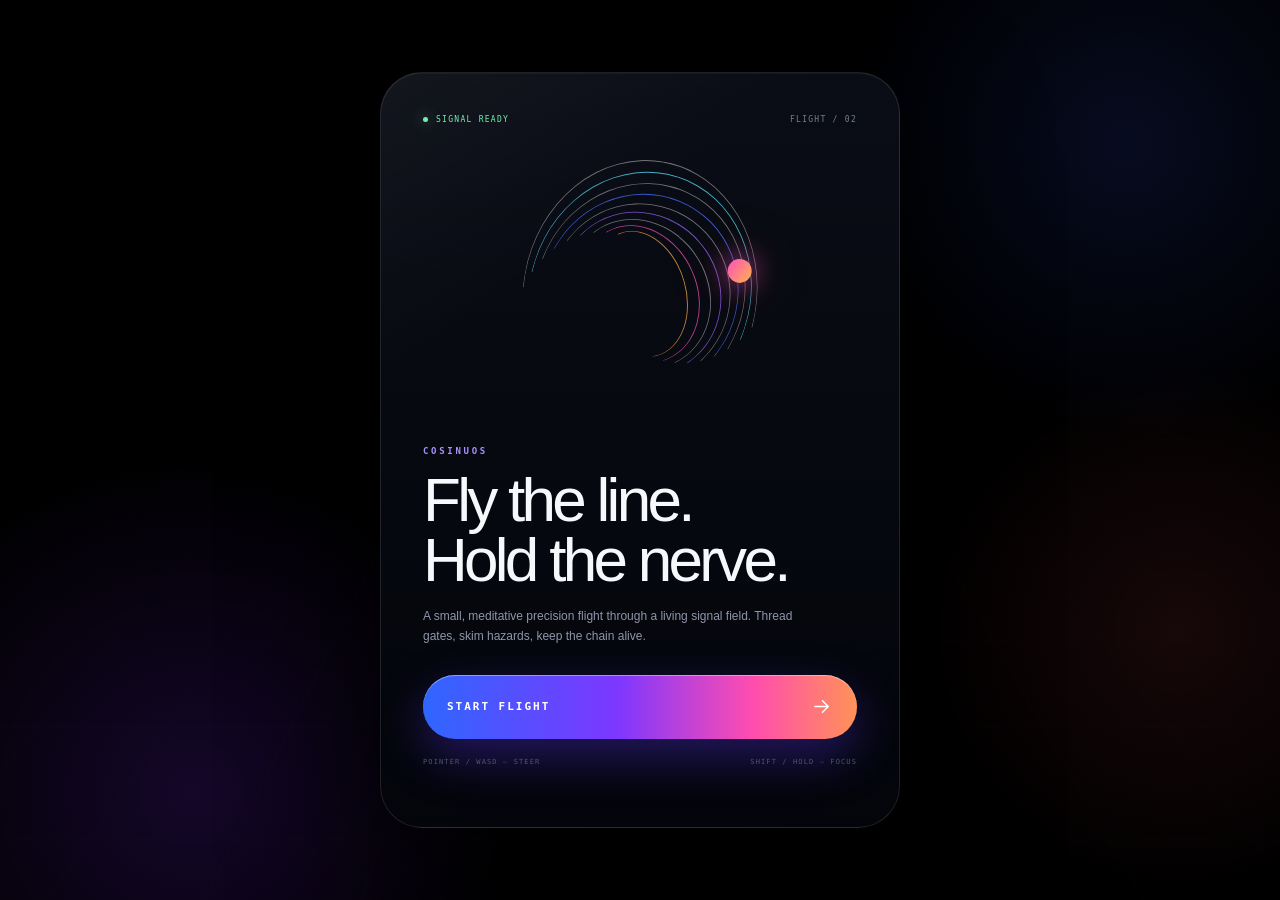
<file: index.html>
<!doctype html>
<html lang="en">
<head>
  <meta charset="utf-8">
  <meta name="viewport" content="width=device-width,initial-scale=1,viewport-fit=cover,user-scalable=no">
  <meta name="theme-color" content="#000000">
  <meta name="description" content="Cosinuos — a meditative precision flight game.">
  <title>Cosinuos — Signal Flight</title>
  <link rel="stylesheet" href="styles.css">
</head>
<body>
  <main class="app-shell" id="appShell">
    <div class="ambient ambient-a" aria-hidden="true"></div>
    <div class="ambient ambient-b" aria-hidden="true"></div>
    <div class="ambient ambient-c" aria-hidden="true"></div>
    <div class="global-orbit global-orbit-a" aria-hidden="true"></div>
    <div class="global-orbit global-orbit-b" aria-hidden="true"></div>

    <header class="page-brand">
      <span class="brand-mark"><i></i></span>
      <strong>COSINUOS</strong>
      <span>SIGNAL FLIGHT</span>
    </header>

    <section class="start-screen" id="startScreen" aria-label="Start Cosinuos">
      <article class="start-card">
        <header class="start-meta">
          <span><i></i>SIGNAL READY</span>
          <span>FLIGHT / 02</span>
        </header>

        <div class="start-art" aria-hidden="true">
          <div class="flight-orbit">
            <i></i><i></i><i></i><i></i><i></i><i></i><i></i><i></i><i></i>
            <b></b>
          </div>
        </div>

        <div class="start-copy">
          <p>COSINUOS</p>
          <h1>Fly the line.<br>Hold the nerve.</h1>
          <span>A small, meditative precision flight through a living signal field. Thread gates, skim hazards, keep the chain alive.</span>
        </div>

        <button class="primary-button" id="startButton" type="button">
          <span>START FLIGHT</span>
          <svg viewBox="0 0 24 24" aria-hidden="true"><path d="M5 12h13M13 6l6 6-6 6"/></svg>
        </button>

        <footer class="start-controls">
          <span>POINTER / WASD — STEER</span>
          <span>SHIFT / HOLD — FOCUS</span>
        </footer>
      </article>
    </section>

    <section class="desk" id="desk" aria-label="Cosinuos flight interface">
      <aside class="side-column side-left" aria-label="Run telemetry">
        <article class="app-card score-card">
          <header class="card-heading"><span>RUN SIGNAL</span><i class="status-dot"></i></header>
          <div class="score-ring">
            <div>
              <small>LIVE SCORE</small>
              <strong id="scoreValue">000000</strong>
              <span id="scoreDelta">+0.0%</span>
            </div>
          </div>
          <div class="triple-stats">
            <div><small>TIME</small><strong id="timeValue">0:00</strong></div>
            <div><small>CHAIN</small><strong id="chainValue">×1.0</strong></div>
            <div><small>PEAK</small><strong id="peakValue">000000</strong></div>
          </div>
        </article>

        <article class="app-card chain-card">
          <header class="card-heading"><span>SIGNAL CHAIN</span><small id="chainState">QUIET</small></header>
          <div class="chain-path" aria-hidden="true">
            <i class="chain-icon chain-icon-a"><svg viewBox="0 0 24 24"><path d="M12 5l7 7-7 7-7-7z"/></svg></i>
            <b></b>
            <i class="chain-icon chain-icon-b"><svg viewBox="0 0 24 24"><path d="M8 12l3 3 6-7"/></svg></i>
            <b></b>
            <i class="chain-icon chain-icon-c"><svg viewBox="0 0 24 24"><path d="M12 4l7 15H5z"/></svg></i>
          </div>
          <div class="meter-copy"><span>RESONANCE</span><strong id="resonanceValue">0%</strong></div>
          <div class="segmented-meter" id="resonanceMeter"><i></i><i></i><i></i><i></i><i></i><i></i><i></i><i></i></div>
          <p>Near misses build the chain. A hit breaks it.</p>
        </article>
      </aside>

      <section class="game-card" id="gameCard">
        <header class="game-card-head">
          <button class="icon-button" id="menuButton" type="button" aria-label="Pause">
            <svg viewBox="0 0 24 24" aria-hidden="true"><path d="M6 8h12M6 16h8"/></svg>
          </button>
          <div class="game-title">
            <strong>COSINUOS</strong>
            <small>PRECISION FLIGHT / 02</small>
          </div>
          <button class="icon-button sound-button" id="soundButton" type="button" aria-label="Toggle sound">
            <svg class="sound-on" viewBox="0 0 24 24" aria-hidden="true"><path d="M5 10v4h3l4 4V6L8 10H5zM16 9c1 .8 1.5 1.8 1.5 3S17 14.2 16 15M18.5 6.5C20.2 8 21 9.8 21 12s-.8 4-2.5 5.5"/></svg>
            <svg class="sound-off" viewBox="0 0 24 24" aria-hidden="true"><path d="M5 10v4h3l4 4V6L8 10H5zM16 9l5 6M21 9l-5 6"/></svg>
          </button>
        </header>

        <div class="arena-shell" id="arenaShell">
          <canvas id="world" aria-label="Cosinuos flight field"></canvas>
          <div class="arena-vignette" aria-hidden="true"></div>
          <div class="arena-corners" aria-hidden="true"><i></i><i></i><i></i><i></i></div>

          <section class="game-overlay" id="gameOverlay" aria-live="polite">
            <p class="eyebrow" id="overlayEyebrow">RUN COMPLETE / SIGNAL STORED</p>
            <h1 id="overlayTitle">The flight ended.<br>The line remains.</h1>
            <p class="overlay-copy" id="overlayCopy">Precision builds slowly. Return to the current and hold the chain a little longer.</p>
            <div class="final-stats" id="finalStats">
              <div><small>SCORE</small><strong id="finalScore">0</strong></div>
              <div><small>PEAK CHAIN</small><strong id="finalChain">×1.0</strong></div>
              <div><small>GATES</small><strong id="finalGrazes">0</strong></div>
            </div>
            <button class="primary-button compact" id="launchButton" type="button">
              <span id="launchLabel">FLY AGAIN</span>
              <svg viewBox="0 0 24 24" aria-hidden="true"><path d="M5 12h13M13 6l6 6-6 6"/></svg>
            </button>
          </section>

          <div class="pause-pill" id="pausePill" hidden>PAUSED</div>
          <div class="pickup-toast" id="pickupToast" hidden>
            <i id="pickupIcon"></i>
            <span><strong id="pickupName">LUCID</strong><small id="pickupDescription">FIELD SLOWS</small></span>
          </div>
        </div>

        <footer class="game-card-foot">
          <div class="focus-readout"><span>FOCUS</span><div class="focus-track"><i id="focusBar"></i></div><strong id="focusValue">100</strong></div>
          <div class="mode-readout"><i></i><span id="modeValue">CRUISE</span></div>
          <div class="life-readout" id="lifeReadout" aria-label="Three integrity points"></div>
        </footer>
      </section>

      <aside class="side-column side-right" aria-label="Flight information">
        <article class="app-card field-card">
          <header class="card-heading"><span>FIELD STATE</span><small id="fieldStatus">FLOWING</small></header>
          <div class="field-orbit" aria-hidden="true">
            <div class="field-core"></div>
            <i class="field-node field-node-a"><svg viewBox="0 0 24 24"><path d="M12 5l7 7-7 7-7-7z"/></svg></i>
            <i class="field-node field-node-b"><svg viewBox="0 0 24 24"><circle cx="12" cy="12" r="5"/></svg></i>
            <i class="field-node field-node-c"><svg viewBox="0 0 24 24"><path d="M12 5l7 13H5z"/></svg></i>
            <i class="field-node field-node-d"><svg viewBox="0 0 24 24"><path d="M12 6v12M6 12h12"/></svg></i>
          </div>
          <div class="triple-stats compact">
            <div><small>DENSITY</small><strong id="densityValue">0%</strong></div>
            <div><small>FLOW</small><strong id="flowValue">LOW</strong></div>
            <div><small>GATES</small><strong id="grazeValue">0</strong></div>
          </div>
        </article>

        <article class="app-card effects-card">
          <header class="card-heading"><span>ACTIVE SIGNALS</span><small id="effectCount">0 / 3</small></header>
          <div class="effect-list" id="effectList">
            <div class="effect-empty">
              <span class="empty-glyph"><svg viewBox="0 0 24 24"><path d="M5 12c2-4 5-4 7 0s5 4 7 0-5-4-7 0-5 4-7 0z"/></svg></span>
              <p>Collect rare nodes to bend the flow.</p>
            </div>
          </div>
        </article>
      </aside>
    </section>

    <footer class="page-foot">
      <span>LOCAL PEAK <strong id="highScoreValue">000000</strong></span>
      <span>MEDITATIVE PRECISION FLIGHT</span>
      <span id="fpsValue">60 FPS</span>
    </footer>
  </main>

  <script src="game.js" defer></script>
</body>
</html>
</file>
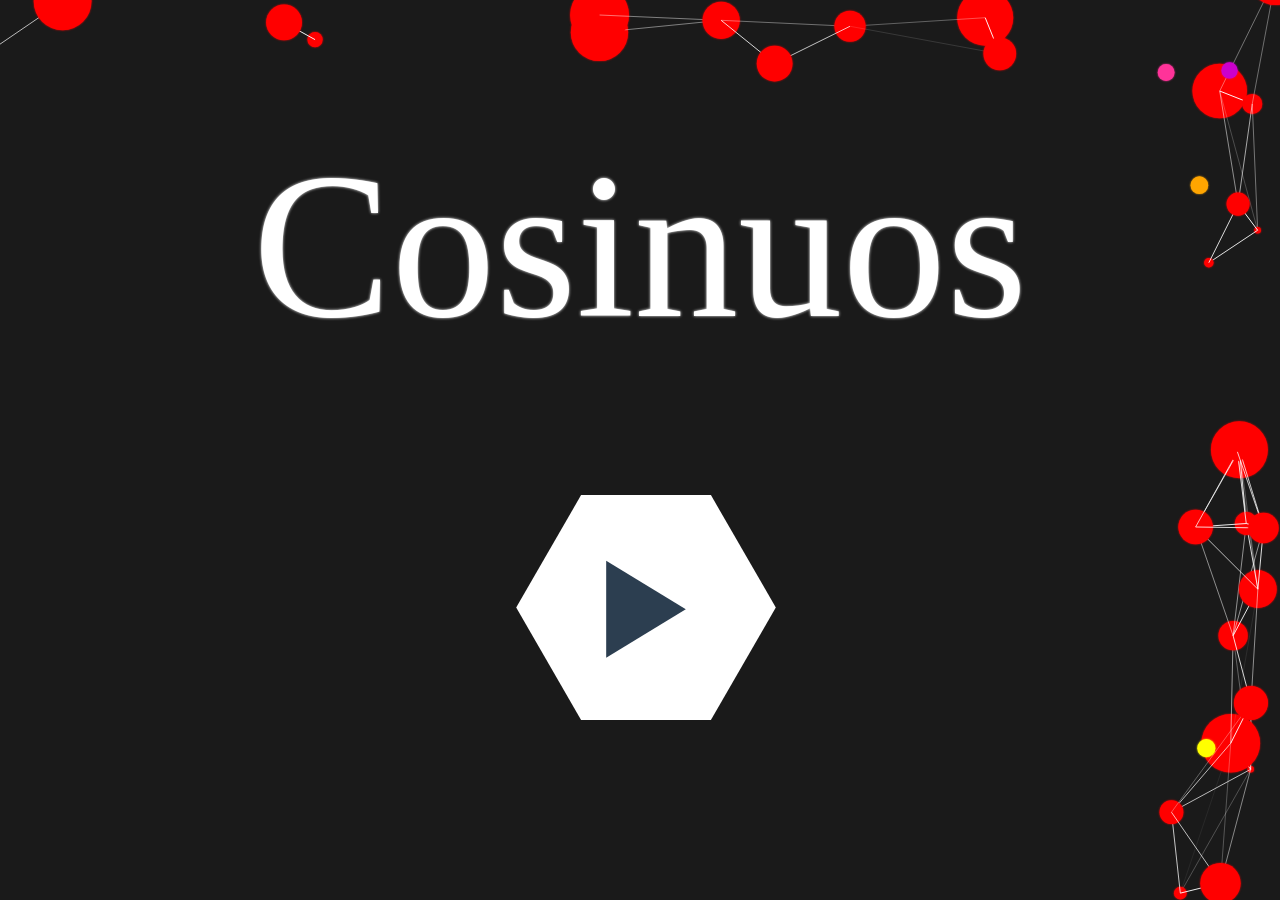
<file: index.html.html>
<!DOCTYPE html>
<html>
<head>
<meta charset="UTF-8" />
<title>Sinuous</title>

<meta name="viewport" content="width=device-width, user-scalable=no, initial-scale=1, maximum-scale=1">

<style>
a{cursor:pointer;}
html,body,div,dl,dt,dd,ul,ol,li,h1,h2,h3,h4,h5,h6,pre,code,form,fieldset,legend,input,textarea,p,blockquote,th,td{margin:0;padding:0;}
table{border-collapse:collapse;border-spacing:0;}
fieldset,img{border:0;}
address,caption,cite,code,dfn,em,strong,th,var{font-style:normal;font-weight:normal;}
li{list-style:none;}
caption,th{text-align:left;}
/* h1,h2,h3,h4,h5,h6{font-size:100%;} */
q:before,q:after{content:'';}
abbr,acronym {border:0;font-variant:normal;}
sup {vertical-align:text-top;}
sub {vertical-align:text-bottom;}
input,textarea,select{font-family:inherit;font-size:inherit;font-weight:inherit;outline-style:none;outline-width:0pt;}
legend{color:#000;}
a:focus,object,h1,h2,h3,h4,h5,h6{-moz-outline-style: none; border:0px;}
/*input[type="Submit"]{cursor:pointer;}*/
strong {font-weight: bold;}

body {
	overflow: hidden;
	font-family: Helvetica, Arial, sans-serif;
	color: #333333;
	font-size: 11px;
	background-color: #222222;
	
	
		color: #fff;
	background: #17181c;
	font: 300 1em 'Fira Sans', sans-serif;
	-webkit-box-pack: center;
		-ms-flex-pack: center;
			justify-content: center;
	-ms-flex-line-pack: center;
		align-content: center;
	-webkit-box-align: center;
		-ms-flex-align: center;
			align-items: center;
	text-align: center;
	min-height: 100vh;
	display: -webkit-box;
	display: -ms-flexbox;
	display: flex;
	
	-webkit-user-select: none;
	-moz-user-select: none;
	-ms-user-select: none;
}

canvas {
  background-color: #111111;
}

.ui {
  font-family: Arial, Helvetica, sans-serif;
  font-size: 10px;
  color: #999999;
  text-align: left;
  padding: 8px;
  background-color: rgba(0,0,0,0.5);
  position: absolute;
  z-index: 2;
  margin: 0;
}

#message {
  padding: 0px;
  width: 100%;
  height: 100%;
  background-color: transparent;
  text-align: center;
}

#status {
  position: absolute;
  left: 25%;
  top: 25%;
  width: 50%;
  height: 50%;
  padding: 8px;
  display: none;
}


#title {
  margin-bottom: 20px;
  color: #eeeeee;
  font-size: 2vw;
  
}

.ui ul {
  margin: 10px 0 10px 0;
  text-align: left;
}


#startButton {
    position: absolute;
    left: 38%;
    top: 55%;
    height: 25%;
    width: 25%;
    z-index: 99999999;
    cursor: pointer;
}

#header {
  position: absolute;
  left: 20%;
  top: 10%;
  text-align: center;
  font-family: Arial, Helvetica, sans-serif;
  font-size: 15vw ;
  text-decoration: none;
  color: white;
  text-shadow: 0 1px 0 #ccc,
               0 2px 0 #c9c9c9,
               0 3px 0 #bbb,
               0 4px 0 #b9b9b9,
               0 5px 0 #aaa,
               0 6px 1px rgba(0,0,0,.1),
               0 0 5px rgba(0,0,0,.1),
               0 1px 3px rgba(0,0,0,.3),
               0 3px 5px rgba(0,0,0,.2),
               0 5px 10px rgba(0,0,0,.25),
               0 10px 10px rgba(0,0,0,.2),
               0 20px 20px rgba(0,0,0,.15);
			   text-shadow: 0px 5px 50px #666;
}

p {
	position: relative;
	top: 30%;
}
	

</style>
</head>
<body>
<canvas id='world'></canvas>
<div id="status" class="ui" onselectstart = "return false"></div>
<div id="message" class="ui" onselectstart = "return false">
<br><br><br><br><br><br><br>
	<br>
  <h2 id="title"></h2>
  <br>
 <!--<div id="startButton" onClick = "init" onselectstart = "return false">-->
<img id="startButton" src="btn_resume.svg"  onselectstart = "return false" >
 <!--</div>-->
 <br>
 <br>
 <!--<div id="help" onClick = "alert(help)" onselectstart = "return false">
 <p>Help</p>
 </div>-->

</div>

<script type="text/javascript">
var tlength = 70;
var pquantity = 35;
var equantity = 30;

var pv = 15;
var pa = 1;
var ps = 10;

var enemvx = 0.8;
var enemvy = 0.8;
var enemforce = 0.4;

var enemsize = 50;
var minimsize = 11;
var consize = 11;
var livesize = 11;
var slowsize = 11;
var stabsize = 11;
var particlesize = 15;
var tsize = 7;

var boostchange = 1;
var minimchange = 1;
var conchange = 1;
var stabchange = 1;
var boostdinst = 300;
var boostsize = 3.5;
var boostchance = 0.996;
var minimchance = 0.997;
var livechance = 0.997;
var slowchance = 0.7;
var conchance = 0.8;
var stabchance = 0.75;


var	mindist = 50000;
var diedist = 40;
var springconst = 0.00001;
var linew = 1;

var linecolor = "white";
var undegroundcolor = "#1a1a1a";
var pcolor = "255, 255, 255";
var enemcolor = '#ff0000'
var boostcolor = '#00ffcc';
var playerbfill = '#167a66';
var playerbstroke = '#00ffcc';
var tcolor = '#648d93';
var playercolor = '#8ff1ff';
var minimcolor = "#cc00cc";
var livecolor = "lime";
var slowcolor = "yellow";
var concolor = "orange";
var textcolor = "white";
var stabcolor = "#ff3399";

var alpha = 1;
var blur = 2;
var life = 3;

var isMobile = (navigator.userAgent.toLowerCase().indexOf('android') != -1) || (navigator.userAgent.toLowerCase().indexOf('iphone') != -1);
var w = window.innerWidth;
var h = window.innerHeight;
var fk;
var tk = 1.3;

if (isMobile){
	fk = 1200;
	blur = 0;
	mindist = 10000;
	enemsize = 40;
	enemvx = 0.4;
	enemvy = 0.4;
	equantity = 24;
	particlesize = 18;
	tk = 1.5;
} else {
	fk = 2000;
}


var res = enemsize;
var rmd = mindist;
var revx = enemvx;
var revy = enemvy;



var hk = h / fk;
var wk = w / fk;
var k = Math.sqrt(wk*hk);
var canvas;
var ctx;

var status;
var message;
var title;
var startButton;

var enemies = [];
var boosts = [];
var minims = [];
var particles = [];
var slows = [];
var lives = [];
var cons = [];
var stabs = [];
var player;

var mouseX = w / 2;
var mouseY = h / 2;
var mouseIsDown = false;

var playing = false;
var finished = false;
var score = 0;
var time = 0;

var velocity = { x: -1.3, y: 1 };
var difficulty = 1;
var svelocity;
var interval;
function init(){
	
	canvas = document.getElementById('world');
	status = document.getElementById('status');
	message = document.getElementById('message');
	title = document.getElementById('title');
	startButton = document.getElementById('startButton');
	
	if (canvas && canvas.getContext) {
		ctx = canvas.getContext('2d');
		
		// Register event listeners
		document.addEventListener('mousemove', documentMouseMoveHandler, false);
		document.addEventListener('mousedown', documentMouseDownHandler, false);
		document.addEventListener('mouseup', documentMouseUpHandler, false);
		canvas.addEventListener('touchstart', documentTouchStartHandler, false);
		document.addEventListener('touchmove', documentTouchMoveHandler, false);
		document.addEventListener('touchend', documentTouchEndHandler, false);
		window.addEventListener('resize', windowResizeHandler, false);
		startButton.addEventListener('mousedown', startButtonClickHandler, false);
		startButton.addEventListener('touchstart', startButtonClickHandler, false);
		player = new player();
		
		windowResizeHandler();
		
		setInterval(loop, 1000 / 60);
	}
}

function startButtonClickHandler(event){
	event.preventDefault();
	
	if( playing == false ) {
		playing = true;
		clearInterval(interval);
		enemies = [];
		boosts = [];
		score = 0;
		difficulty = 1;
		life = 3;
		
		player.trail = [];
		mouseX = w / 2;
		mouseY = h / 2;
		player.position.x = mouseX;
		player.position.y = mouseY;
		player.boost = 0;
		
		message.style.display = 'none';
		
	}
}

function gameOver() {
	playing = false;
    setTimeout(function(){
		message.style.display = 'block';
		finished = true;
		interval = setInterval(function(){
			color = Math.round(Math.random()*256) + ',' + Math.round(Math.random()*256) + ',' + Math.round(Math.random()*256) + '';
			var p = {}
			p.x = Math.random() * w;
			p.y = Math.random() * h;
			createParticles(p, 50, 30, color);
		},800);
	}, 10);
}

function documentMouseMoveHandler(event){
	if( mouseIsDown ){
		mouseX = event.clientX - 10;
		mouseY = event.clientY - 10;
	}
}

function documentMouseDownHandler(event){
	mouseIsDown = true;
	mouseX = event.clientX - 10;
	mouseY = event.clientY - 10;
}

function documentMouseUpHandler(event) {
	mouseIsDown = false;
}

function documentTouchStartHandler(event) {
	if(event.touches.length == 1) {
		event.preventDefault();
		
		mouseX = event.touches[0].pageX - 10*wk;
		mouseY = event.touches[0].pageY - 20*hk;
		
		mouseIsDown = true;
	}
}

function documentTouchMoveHandler(event) {
	if(event.touches.length == 1) {
		event.preventDefault();
	
		mouseX = event.touches[0].pageX - 10*wk;
		mouseY = event.touches[0].pageY - 20*hk;
	}
}

function documentTouchEndHandler(event) {
	mouseIsDown = false;
}

function windowResizeHandler() {
	w = window.innerWidth;
	h = window.innerHeight;
	
	canvas.width = w;
	canvas.height = h;
	wk = w/fk;
	hk = h/fk;
	k = Math.sqrt(wk*hk);
	var cvx = 0;
	var cvy = 0;
	
	canvas.style.position = 'absolute';
	canvas.style.left = cvx + 'px';
	canvas.style.top = cvy + 'px';
	
	message.style.left = 0 + 'px';
	message.style.top = 0  + 'px';
}

function createParticles( position, pq, psize, color ) {
	var q = 10 + ( Math.random() * pq );
	
	for (var i = 0; i < q; i++) {
		var p = new particle();
		p.color = color;
		p.position.x = position.x + ( Math.sin(q) * ps );
		p.position.y = position.y + ( Math.cos(q) * ps );
		p.velocity = { x: rpm() * Math.random() * pv * k, y: rpm() * Math.random() * pv * k };
		p.alpha = pa;
		p.size = Math.random() * psize;
		particles.push( p );
	}
}

function loop() {
	ctx.globalAlpha = alpha;
	ctx.fillStyle = undegroundcolor;
	ctx.fillRect(0, 0, w, h);
	svelocity = { x: velocity.x * difficulty, y: velocity.y * difficulty };
  
	var i, j, ilen, jlen;
  
	if( playing ) {
		difficulty += 0.0008;
		pp = {}
		pp.position = clonePosition(player);
		
		player.position.x += ( mouseX - player.position.x ) * player.v;
		player.position.y += ( mouseY - player.position.y ) * player.v;
		
		score += 0.1 * difficulty;

		player.boost = Math.max( player.boost - boostchange, 0 );
		player.minim = Math.max( player.minim - minimchange, 0 );
		player.con = Math.max( player.con - conchange, 0 );
		player.stab = Math.max( player.stab - stabchange, 0 );
		
		if ( player.boost > 0 && ( player.boost > 100 || player.boost % 3 != 0 ) ) {
			drawpboost();
		}
		
		
		if ( player.minim > 0 ){
			res = enemsize/2;
			alpha = 0.5;
		} else {
			res = enemsize;
			alpha = 1;
		}
		
		if ( player.con > 0 ){
			rmd = mindist;
		} else {
			rmd = 0;
		}
		
		if ( player.stab > 0 ){
			revx = 0;
			revy = 0;
		} else {
			revx = enemvy;
			revy = enemvx;
		}
		
		
		
		var t = {};
		t.position = {x: player.position.x, y: player.position.y}
		player.trail.push( t );
		
		drawtrail();
		
		if( player.trail.length > tlength ) {
			player.trail.shift();
		}

		drawplayer();
	}
  
	if( playing && ( player.position.x < 0 || player.position.x > w || player.position.y < 0 || player.position.y > h ) ) {
		gameOver();
	}
  
	for( i = 0; i < enemies.length; i++ ) {
		p = enemies[i];
		
		if( playing ) {
			if( player.boost > 0 && distanceTo( p, player ) < (player.size*boostsize + p.size )*k ) {
				createParticles( p.position, pquantity, particlesize, pcolor  );
				enemies.splice( i, 1 );
				i --;
				score += 20;
				continue;
			}
			else if(col(player, p)) {
				life -= 1;
				createParticles( p.position, pquantity, particlesize, pcolor  );
				enemies.splice( i, 1 );
				i --;
				if (life <= 0 ){
					createParticles( player.position, pquantity );;
					gameOver();
				}
			}
		}

		drawenemy();
		
		for(var j = i + 1; j < enemies.length; ++j){
			var p1 = p;
			var p2 = enemies[ j ];
			var dx = p1.position.x - p2.position.x;
			var dy = p1.position.y - p2.position.y;
			var dSquare = dx*dx + dy*dy;
			
			if(dSquare < rmd*k){
				
				p1.vx -= dx * springconst;
				p1.vy -= dy * springconst;
				p2.vx += dx * springconst;
				p2.vy += dy * springconst;
				
				ctx.lineWidth = ( 1 - dSquare / (rmd*k)) * linew;
				if(linew > 0) {
					drawenemline(p1, p2);
				}
			}
		}
		
		

		p.position.x += svelocity.x * p.force + p.vx;
		p.position.y += svelocity.y * p.force + p.vy;
		
		if( p.position.x < 0 - p.size*k - diedist*k || p.position.y > h+p.size*k+diedist*k ) {
			enemies.splice( i, 1 );
			i --;
		}
	}
    
    for( i = 0; i < boosts.length; i++ ) {
        p = boosts[i];
      
		if(col(player, p)) {
        player.boost = 500;
			
			for( j = 0; j < enemies.length; j++ ) {
				e = enemies[j];
			
				if( distanceTo( player, e ) < boostdinst*k ) {
					createParticles( e.position, pquantity, particlesize, pcolor  )
					enemies.splice( j, 1 );
					j--;
					score += 100;
				}
			}
        }    
		drawboost();
      
		p.position.x += svelocity.x * p.force;
		p.position.y += svelocity.y * p.force;
      
		if( p.position.x < 0 || p.position.y > h || player.boost != 0 ) {
			boosts.splice( i, 1 );
			i --;
		}
    }
	
	for( i = 0; i < minims.length; i++ ) {
        p = minims[i];
      
		if(col(player, p)) {
			player.minim = 500;
			minims.splice( i, 1 );
			i --;
        }    
		
		drawminim();
      
		p.position.x += svelocity.x * p.force;
		p.position.y += svelocity.y * p.force;
      
		if( p.position.x < 0 || p.position.y > h) {
			minims.splice( i, 1 );
			i --;
		}
    }
	
	for( i = 0; i < cons.length; i++ ) {
        p = cons[i];
      
		if(col(player, p)) {
			player.con = 500;
			cons.splice( i, 1 );
			i --;
        }    
		
		drawcon();
      
		p.position.x += svelocity.x * p.force;
		p.position.y += svelocity.y * p.force;
      
		if( p.position.x < 0 || p.position.y > h) {
			cons.splice( i, 1 );
			i --;
		}
    }
	
	for( i = 0; i < stabs.length; i++ ) {
        p = stabs[i];
      
		if(col(player, p)) {
			player.stab = 1000;
			stabs.splice( i, 1 );
			i --;
        }    

		drawstab();
      
		p.position.x += svelocity.x * p.force;
		p.position.y += svelocity.y * p.force;
      
		if( p.position.x < 0 || p.position.y > h) {
			stabs.splice( i, 1 );
			i --;
		}
    }
	
	
	for( i = 0; i < lives.length; i++ ) {
        p = lives[i];
      
		if(col(player, p)) {
			life += 1;
			lives.splice( i, 1 );
			i --;
        }    

		drawlive();
      
		p.position.x += svelocity.x * p.force;
		p.position.y += svelocity.y * p.force;
      
		if( p.position.x < 0 || p.position.y > h) {
			lives.splice( i, 1 );
			i --;
		}
    }
	
	for( i = 0; i < slows.length; i++ ) {
        p = slows[i];
      
		if(col(player, p)) {
			difficulty /= 1.4;
			slows.splice( i, 1 );
			i --;
        }    

		drawslow();
      
		p.position.x += svelocity.x * p.force;
		p.position.y += svelocity.y * p.force;
      
		if( p.position.x < 0 || p.position.y > h) {
			slows.splice( i, 1 );
			i --;
		}
    }
    
    if( enemies.length < equantity * difficulty ) {
      enemies.push( positionNewOrganism( new enemy() ) )
    }
    
    if( boosts.length < 1 && Math.random() > boostchance && player.boost == 0 ) {
      boosts.push( positionNewOrganism( new boost() ) );
    }
	
	if( minims.length < 1 && Math.random() > minimchance && player.minim == 0 ) {
      minims.push( positionNewOrganism( new minim() ) );
    }
	
	if( lives.length < 1 && Math.random() > livechance ) {
      lives.push( positionNewOrganism( new live() ) );
    }
	
	if( slows.length < 1 && Math.random() > slowchance ) {
      slows.push( positionNewOrganism( new slow() ) );
    }
	
	if( cons.length < 1 && Math.random() > conchance ) {
      cons.push( positionNewOrganism( new con() ) );
    }
	
	if( stabs.length < 1 && Math.random() > stabchance ) {
      stabs.push( positionNewOrganism( new stab() ) );
    }
  
    for( i = 0; i < particles.length; i++ ) {
		p = particles[i];
		
		p.velocity.x += ( svelocity.x - p.velocity.x ) * 0.04;
		p.velocity.y += ( svelocity.y - p.velocity.y ) * 0.04;
		
		p.position.x += p.velocity.x;
		p.position.y += p.velocity.y;
		
		p.alpha -= 0.02;
    
		drawparticle();
		
		if( p.alpha <= 0 ) {
			particles.splice( i, 1 );
		}
    }
  
    if( playing ) {
		scoreText = 'Score:' + Math.round( score ) + '';
		drawtext(scoreText, w/30*tk, h/8);
		drawtext("lives:" + life, w - w/5.4*tk, h/8);
	} else {
		alpha = 1;
		drawtitle();
		if( finished ){
			drawfinalscore();
		}
	}
}

function positionNewOrganism( p ) {
	if( Math.random() > 0.5 ) {
		p.position.x = Math.random() * w+p.size*k;
		p.position.y = -p.size*k;
    }
	else {
		p.position.x = w + p.size*k+diedist*k;
		p.position.y = Math.random() * h;
    }	
  
    return p;
}
  


function distanceTo(p, q) {
	var dx = p.position.x-q.position.x;
	var dy = p.position.y-q.position.y;
	return Math.sqrt(dx*dx + dy*dy);
};
function clonePosition(p) {
	return { x: p.position.x, y: p.position.y };
};

function col(player, p){
	return distanceTo( player, p) < ( player.size + p.size ) * k && playing;
}

function rpm() {
	var rand = Math.random();
	rand = Math.round(rand);
	if(rand > 0.4) {
		return 1;
	}else {
		return -1;
	}
}

function player() {
	this.position = { x: 0, y: 0 };
	this.v = 0.13;
	this.trail = [];
	this.size = 17;
	this.boost = 0;
	this.minim = 0;
	this.con = 0;
	this.stab = 100;
}



function enemy() {
    this.color = enemcolor;
	this.position = { x: 0, y: 0 };
    this.size = 6 + ( Math.random() * res );
    this.force = 1 + ( Math.random() * enemforce );
	this.vx = Math.random() * revx * rpm();
	this.vy = Math.random() * revy * rpm();
}



function boost() {
  this.color = boostcolor;
  this.position = { x: 0, y: 0 };
  this.size = 10 + Math.random() * 4 * boostsize;
  this.force = 1 + ( Math.random() * 0.4 );
}

function minim() {
  this.color = minimcolor;
  this.position = { x: 0, y: 0 };
  this.size = 10 + Math.random() * minimsize;
  this.force = 1 + ( Math.random() * 0.4 );
}

function live() {
  this.color = livecolor;
  this.position = { x: 0, y: 0 };
  this.size = 10 + Math.random() * livesize;
  this.force = 1 + ( Math.random() * 0.4 );
}


function slow() {
  this.color = slowcolor;
  this.position = { x: 0, y: 0 };
  this.size = 10 + Math.random() * slowsize;
  this.force = 1 + ( Math.random() * 0.4 );
}

function con() {
  this.color = concolor;
  this.position = { x: 0, y: 0 };
  this.size = 10 + Math.random() * consize;
  this.force = 1 + ( Math.random() * 0.4 );
}

function stab() {
  this.color = stabcolor;
  this.position = { x: 0, y: 0 };
  this.size = 10 + Math.random() * stabsize;
  this.force = 1 + ( Math.random() * 0.4 );
}

function particle() {
  this.position = { x: 0, y: 0 };
  this.force = 1 + ( Math.random() * 0.4 );
  this.color = pcolor;
}



/**GL**/
function drawtext(text, x, y) { 
	ctx.fillStyle = textcolor;
	ctx.font = w/20*tk +"px Verdana";
	ctx.textAlign = 'left';
	ctx.shadowBlur = 0;
    ctx.fillText(text, x, y);
}


  
function drawplayer(){
	ctx.shadowBlur = blur;
	ctx.shadowColor = playercolor;
	ctx.beginPath();
	ctx.fillStyle = playercolor;
	ctx.arc(player.position.x, player.position.y, player.size*k, 0, Math.PI*2, true);
	ctx.fill();
}

function drawtrail(){
	ctx.shadowBlur = blur;
	ctx.shadowColor = tcolor;
	ctx.beginPath();
	ctx.strokeStyle = tcolor;
	ctx.lineWidth = tsize*k;
	ctx.shadowColor = tcolor;
	
	for( i = 0, ilen = player.trail.length; i < ilen; i++ ) {
		p = player.trail[i];
	
		ctx.lineTo( p.position.x, p.position.y );
	
		p.position.x += svelocity.x;
		p.position.y += svelocity.y;
	}
	
	ctx.stroke();
	ctx.closePath();
}

function drawenemy(){
	ctx.shadowBlur = blur;
	ctx.shadowColor = enemcolor;
	ctx.beginPath();
	ctx.fillStyle = enemcolor;
	ctx.arc(p.position.x, p.position.y, p.size*k, 0, Math.PI*2, true);
	ctx.fill();
}

function drawboost(){
	ctx.shadowBlur = blur;
	ctx.shadowColor = boostcolor;
	ctx.beginPath();
	ctx.fillStyle = p.color;
	ctx.arc(p.position.x, p.position.y, p.size*k, 0, Math.PI*2, true);
	ctx.fill();
}

function drawpboost(){
	ctx.shadowBlur = blur*2;
	ctx.shadowColor = playerbstroke;
	ctx.beginPath();
	ctx.fillStyle = playerbfill;
	ctx.strokeStyle = playerbstroke;
	ctx.arc(player.position.x, player.position.y, player.size*boostsize*k, 0, Math.PI*2, true);
	ctx.lineWidth = 6*k;
	ctx.fill();
	ctx.stroke();
}

function drawminim(){
	ctx.shadowBlur = blur;
	ctx.shadowColor = minimcolor;
	ctx.beginPath();
	ctx.fillStyle = p.color;
	ctx.arc(p.position.x, p.position.y, p.size*k, 0, Math.PI*2, true);
	ctx.fill();
}

function drawlive(){
	ctx.shadowBlur = blur;
	ctx.shadowColor = livecolor;
	ctx.beginPath();
	ctx.fillStyle = p.color;
	ctx.arc(p.position.x, p.position.y, p.size*k, 0, Math.PI*2, true);
	ctx.fill();
}

function drawslow(){
	ctx.shadowBlur = blur;
	ctx.shadowColor = slowcolor;
	ctx.beginPath();
	ctx.fillStyle = p.color;
	ctx.arc(p.position.x, p.position.y, p.size*k, 0, Math.PI*2, true);
	ctx.fill();
}

function drawcon(){
	ctx.shadowBlur = blur;
	ctx.shadowColor = concolor;
	ctx.beginPath();
	ctx.fillStyle = p.color;
	ctx.arc(p.position.x, p.position.y, p.size*k, 0, Math.PI*2, true);
	ctx.fill();
}

function drawstab(){
	ctx.shadowBlur = blur;
	ctx.shadowColor = stabcolor;
	ctx.beginPath();
	ctx.fillStyle = p.color;
	ctx.arc(p.position.x, p.position.y, p.size*k, 0, Math.PI*2, true);
	ctx.fill();
}

function drawenemline(p1, p2){
	ctx.shadowBlur = 0;
	ctx.beginPath();
	ctx.strokeStyle = linecolor;
	ctx.moveTo( p1.position.x, p1.position.y );
	ctx.lineTo( p2.position.x, p2.position.y );
	ctx.stroke();
	ctx.closePath();
}

function drawparticle(){
	ctx.shadowBlur = 0;
	ctx.fillStyle = 'rgba(' + p.color + ',' + Math.max(p.alpha,0)+')'
	ctx.fillRect( p.position.x, p.position.y, p.size*k, p.size*k );
}

function drawfinalscore(){
	var text = 'Game Over! (' + Math.round( score ) + ' points)';
	ctx.textAlign = 'center';
	ctx.fillStyle = textcolor;
	ctx.font = w/30*tk +"px Verdana";
	ctx.shadowBlur = blur;
	ctx.shadowColor = textcolor;
    ctx.fillText(text, w/2, h/3*tk);
}

function drawtitle(){
	ctx.shadowBlur = blur*1.5;
	ctx.shadowColor = textcolor;
	var text = 'Cosinuos';
	ctx.textAlign = 'center';
	ctx.fillStyle = textcolor;
	ctx.font = w/8*tk +"px Verdana";
    ctx.fillText(text, w/2, h/3.7*tk);
}

init();

var help = "a                 a"
</script>
</body>
</html>
</file>
<file: styles.css>
:root {
  color-scheme: dark;
  --bg: #000;
  --surface: rgba(8, 11, 18, .94);
  --surface-2: rgba(5, 7, 12, .98);
  --line: rgba(255,255,255,.085);
  --line-strong: rgba(255,255,255,.16);
  --text: #f7f8fc;
  --muted: #7e869a;
  --cyan: #5fe7ff;
  --blue: #4c72ff;
  --violet: #9b67ff;
  --pink: #ff4fbd;
  --amber: #ffb34d;
  --green: #72efaa;
  --red: #ff5f75;
}

* { box-sizing: border-box; }
[hidden] { display: none !important; }
html, body { width: 100%; height: 100%; margin: 0; overflow: hidden; background: #000; }
body { color: var(--text); font-family: Inter, ui-sans-serif, -apple-system, BlinkMacSystemFont, "Segoe UI", sans-serif; -webkit-font-smoothing: antialiased; user-select: none; }
button { font: inherit; color: inherit; }
svg { display: block; }

.app-shell {
  position: relative;
  width: 100%;
  height: 100%;
  min-height: 620px;
  overflow: hidden;
  isolation: isolate;
  background:
    radial-gradient(circle at 6% 95%, rgba(129,44,255,.12), transparent 24%),
    radial-gradient(circle at 92% 10%, rgba(65,92,255,.08), transparent 22%),
    radial-gradient(circle at 97% 62%, rgba(255,74,118,.07), transparent 20%),
    #000;
}
.app-shell::before {
  content: "";
  position: absolute;
  inset: 0;
  pointer-events: none;
  opacity: .18;
  background-image: linear-gradient(rgba(255,255,255,.018) 1px, transparent 1px), linear-gradient(90deg, rgba(255,255,255,.018) 1px, transparent 1px);
  background-size: 72px 72px;
  mask-image: radial-gradient(circle at center, #000 8%, transparent 78%);
}
.app-shell::after {
  content: "";
  position: absolute;
  inset: 0;
  z-index: 30;
  pointer-events: none;
  background: radial-gradient(circle at center, transparent 48%, rgba(0,0,0,.28) 78%, rgba(0,0,0,.8) 100%);
}

.ambient { position: absolute; z-index: 0; border-radius: 50%; filter: blur(42px); pointer-events: none; opacity: .52; animation: ambient 11s ease-in-out infinite alternate; }
.ambient-a { width: 190px; height: 190px; left: -90px; bottom: -86px; background: radial-gradient(circle at 38% 38%, #e05cff, #5f28ff 58%, transparent 72%); }
.ambient-b { width: 140px; height: 140px; right: -64px; top: 32%; background: radial-gradient(circle at 36% 36%, #ff8360, #ff3d7a 55%, transparent 72%); animation-delay: -3s; }
.ambient-c { width: 150px; height: 150px; right: 9%; top: -112px; background: radial-gradient(circle at 38% 38%, #526dff, #16206e 58%, transparent 72%); animation-delay: -7s; }
@keyframes ambient { from { transform: translate3d(-8px,-5px,0) scale(.9); } to { transform: translate3d(14px,12px,0) scale(1.08); } }

.global-orbit { position: absolute; z-index: 0; pointer-events: none; border: 1px dashed rgba(255,255,255,.045); border-radius: 50%; }
.global-orbit-a { width: 900px; height: 900px; left: -390px; top: 4%; transform: rotate(24deg); }
.global-orbit-b { width: 760px; height: 760px; right: -310px; top: -120px; transform: rotate(-17deg); }

.page-brand, .page-foot { position: absolute; z-index: 12; left: 28px; right: 28px; display: flex; align-items: center; font-family: "SFMono-Regular", Consolas, monospace; letter-spacing: .15em; }
.page-brand { top: 20px; gap: 10px; }
.page-brand strong { font-size: 11px; }
.page-brand > span:last-child { color: #667083; font-size: 8px; }
.brand-mark { width: 10px; height: 10px; display: grid; place-items: center; }
.brand-mark i { width: 7px; height: 7px; border-radius: 50%; background: linear-gradient(135deg,var(--cyan),var(--violet)); box-shadow: 0 0 16px rgba(95,231,255,.7); }
.page-foot { bottom: 17px; justify-content: space-between; color: #5e6577; font-size: 8px; }
.page-foot strong { color: #b9c1d4; font-weight: 500; }

.desk { position: absolute; z-index: 10; inset: 58px 24px 44px; display: grid; grid-template-columns: minmax(210px,280px) minmax(460px,720px) minmax(210px,280px); gap: clamp(18px,2.5vw,42px); justify-content: center; align-items: center; perspective: 1500px; }
.side-column { display: grid; gap: 20px; align-content: center; }
.side-left { transform: rotate(-1.7deg); }
.side-right { transform: rotate(1.7deg); }

.app-card, .game-card { position: relative; overflow: hidden; border: 1px solid var(--line); background: linear-gradient(150deg, rgba(255,255,255,.035), transparent 28%), linear-gradient(180deg, rgba(10,13,22,.97), rgba(4,6,11,.97)); box-shadow: 0 34px 90px rgba(0,0,0,.55), inset 0 1px 0 rgba(255,255,255,.035); backdrop-filter: blur(24px); }
.app-card::after, .game-card::after { content:""; position:absolute; inset:0; pointer-events:none; border-radius:inherit; background: linear-gradient(135deg, rgba(255,255,255,.03), transparent 34%, transparent 72%, rgba(255,255,255,.012)); }
.app-card { min-height: 230px; padding: 20px; border-radius: 28px; }
.score-card, .field-card { min-height: 330px; }
.chain-card, .effects-card { min-height: 250px; }

.card-heading { position: relative; z-index: 2; display: flex; align-items: center; justify-content: space-between; color: #b5a0ff; font-family: "SFMono-Regular", Consolas, monospace; font-size: 9px; font-weight: 700; letter-spacing: .18em; }
.card-heading small { color: #70788c; font-size: 7px; }
.status-dot { width: 6px; height: 6px; border-radius: 50%; background: var(--green); box-shadow: 0 0 12px rgba(114,239,170,.75); }

.score-ring { position: relative; width: 168px; height: 168px; margin: 22px auto 18px; border-radius: 50%; display: grid; place-items: center; background: radial-gradient(circle, #06080d 58%, transparent 59%), conic-gradient(from 225deg,var(--cyan),var(--blue),var(--violet),var(--pink),var(--amber),transparent 84%); box-shadow: 0 0 30px rgba(77,110,255,.13), inset 0 0 22px rgba(255,255,255,.03); }
.score-ring::before, .score-ring::after { content:""; position:absolute; border-radius:50%; }
.score-ring::before { inset:-8px; border:1px solid rgba(255,255,255,.055); border-top-color:rgba(95,231,255,.46); border-right-color:rgba(255,79,189,.36); animation:ring 16s linear infinite; }
.score-ring::after { inset:9px; border:1px dotted rgba(255,255,255,.09); animation:ring 22s linear reverse infinite; }
@keyframes ring { to { transform: rotate(360deg); } }
.score-ring > div { position: relative; z-index:2; text-align:center; }
.score-ring small, .triple-stats small, .meter-copy span, .focus-readout span, .final-stats small { font-family:"SFMono-Regular",Consolas,monospace; letter-spacing:.12em; }
.score-ring small { display:block; color:#777f94; font-size:7px; }
.score-ring strong { display:block; margin:7px 0 5px; font-family:"SFMono-Regular",Consolas,monospace; font-size:20px; font-variant-numeric: tabular-nums; }
.score-ring span { color:var(--amber); font-family:"SFMono-Regular",Consolas,monospace; font-size:9px; }

.triple-stats { position:relative; z-index:2; display:grid; grid-template-columns:repeat(3,1fr); gap:1px; padding-top:14px; border-top:1px solid var(--line); }
.triple-stats div + div { border-left:1px solid var(--line); padding-left:12px; }
.triple-stats small { display:block; color:#747c90; font-size:7px; }
.triple-stats strong { display:block; margin-top:6px; font-family:"SFMono-Regular",Consolas,monospace; font-size:11px; font-variant-numeric: tabular-nums; }
.triple-stats.compact { margin-top:18px; }

.chain-path { position:relative; z-index:2; height:92px; margin:24px 4px 8px; display:flex; align-items:center; justify-content:space-between; }
.chain-path b { flex:1; height:4px; margin:0 -1px; border-radius:999px; background:linear-gradient(90deg,var(--cyan),var(--violet),var(--pink),var(--amber)); filter:drop-shadow(0 0 8px rgba(155,103,255,.6)); }
.chain-icon { position:relative; z-index:2; width:42px; height:42px; border-radius:50%; display:grid; place-items:center; background:#080b12; border:1px solid currentColor; box-shadow:0 0 18px currentColor; }
.chain-icon svg { width:17px; height:17px; fill:none; stroke:#fff; stroke-width:1.6; stroke-linecap:round; stroke-linejoin:round; }
.chain-icon-a { color:var(--cyan); }
.chain-icon-b { color:var(--pink); transform:scale(1.08); }
.chain-icon-c { color:var(--amber); }
.meter-copy { display:flex; align-items:baseline; justify-content:space-between; }
.meter-copy span { color:#777f93; font-size:7px; }
.meter-copy strong { color:var(--green); font-family:"SFMono-Regular",Consolas,monospace; font-size:14px; }
.segmented-meter { display:grid; grid-template-columns:repeat(8,1fr); gap:4px; margin-top:10px; }
.segmented-meter i { height:4px; border-radius:999px; background:rgba(255,255,255,.075); transition:.16s ease; }
.segmented-meter i.is-active:nth-child(-n+2) { background:var(--cyan); box-shadow:0 0 10px rgba(95,231,255,.5); }
.segmented-meter i.is-active:nth-child(n+3):nth-child(-n+4) { background:var(--blue); box-shadow:0 0 10px rgba(76,114,255,.5); }
.segmented-meter i.is-active:nth-child(n+5):nth-child(-n+6) { background:var(--pink); box-shadow:0 0 10px rgba(255,79,189,.5); }
.segmented-meter i.is-active:nth-child(n+7) { background:var(--amber); box-shadow:0 0 10px rgba(255,179,77,.5); }
.chain-card p { margin:16px 0 0; color:#737a8d; font-size:10px; line-height:1.55; }

.game-card { width:min(100%,720px); height:min(84vh,820px); min-height:620px; justify-self:center; border-radius:38px; display:grid; grid-template-rows:74px minmax(0,1fr) 76px; transform:rotate(-.25deg); }
.game-card-head, .game-card-foot { position:relative; z-index:5; display:grid; align-items:center; padding:0 24px; }
.game-card-head { grid-template-columns:48px 1fr 48px; border-bottom:1px solid rgba(255,255,255,.055); }
.game-title { text-align:center; }
.game-title strong { display:block; font-size:15px; font-weight:600; letter-spacing:.32em; }
.game-title small { display:block; margin-top:5px; color:#687084; font-family:"SFMono-Regular",Consolas,monospace; font-size:7px; letter-spacing:.16em; }
.icon-button { position:relative; z-index:2; width:40px; height:40px; display:grid; place-items:center; border:1px solid rgba(255,255,255,.075); border-radius:14px; background:rgba(255,255,255,.018); cursor:pointer; transition:.16s ease; }
.icon-button:hover { border-color:rgba(95,231,255,.32); background:rgba(95,231,255,.04); }
.icon-button svg { width:19px; height:19px; fill:none; stroke:#cbd1dd; stroke-width:1.6; stroke-linecap:round; stroke-linejoin:round; }
.sound-button { justify-self:end; }
.sound-button .sound-off { display:none; }
.sound-button.is-muted .sound-on { display:none; }
.sound-button.is-muted .sound-off { display:block; }

.arena-shell { position:relative; margin:0 22px; overflow:hidden; border:1px solid rgba(255,255,255,.07); border-radius:30px; background:#010204; box-shadow:inset 0 0 100px rgba(0,0,0,.85); }
#world { position:absolute; inset:0; width:100%; height:100%; display:block; touch-action:none; cursor:crosshair; }
.arena-vignette { position:absolute; inset:0; z-index:2; pointer-events:none; background:radial-gradient(circle at 42% 50%, transparent 44%, rgba(0,0,0,.25) 74%, rgba(0,0,0,.82) 100%), linear-gradient(180deg,rgba(255,255,255,.018),transparent 18%,transparent 82%,rgba(255,255,255,.012)); }
.arena-corners { position:absolute; inset:16px; z-index:3; pointer-events:none; }
.arena-corners i { position:absolute; width:18px; height:18px; opacity:.42; }
.arena-corners i:nth-child(1){left:0;top:0;border-left:1px solid var(--cyan);border-top:1px solid var(--cyan)}
.arena-corners i:nth-child(2){right:0;top:0;border-right:1px solid var(--violet);border-top:1px solid var(--violet)}
.arena-corners i:nth-child(3){left:0;bottom:0;border-left:1px solid var(--pink);border-bottom:1px solid var(--pink)}
.arena-corners i:nth-child(4){right:0;bottom:0;border-right:1px solid var(--amber);border-bottom:1px solid var(--amber)}

.game-overlay { position:absolute; inset:0; z-index:8; display:flex; flex-direction:column; align-items:center; justify-content:center; padding:34px; text-align:center; background:rgba(1,2,4,.78); backdrop-filter:blur(9px); opacity:0; visibility:hidden; transition:.3s ease; }
.game-overlay.is-visible { opacity:1; visibility:visible; }
.eyebrow { margin:0 0 12px; color:var(--cyan); font-family:"SFMono-Regular",Consolas,monospace; font-size:8px; letter-spacing:.22em; }
.game-overlay h1 { margin:0; font-size:clamp(34px,4.4vw,52px); line-height:.98; letter-spacing:-.055em; font-weight:520; }
.overlay-copy { max-width:390px; margin:18px 0 22px; color:#8f97aa; font-size:12px; line-height:1.65; }
.final-stats { width:min(100%,390px); display:grid; grid-template-columns:repeat(3,1fr); margin:0 0 20px; border:1px solid var(--line); border-radius:16px; overflow:hidden; background:rgba(255,255,255,.015); }
.final-stats div { padding:12px 8px; }
.final-stats div+div { border-left:1px solid var(--line); }
.final-stats small { display:block; color:#747c90; font-size:6px; }
.final-stats strong { display:block; margin-top:6px; font-family:"SFMono-Regular",Consolas,monospace; font-size:11px; }
.primary-button { position:relative; width:100%; height:64px; display:flex; align-items:center; justify-content:space-between; padding:0 24px; border:0; border-radius:999px; color:#fff; background:linear-gradient(90deg,#2f66ff 0%,#7e37ff 45%,#ff4daf 76%,#ff9257 100%); box-shadow:0 18px 48px rgba(94,55,255,.35),inset 0 1px 0 rgba(255,255,255,.4); cursor:pointer; overflow:hidden; font-family:"SFMono-Regular",Consolas,monospace; font-size:11px; font-weight:800; letter-spacing:.18em; transition:.18s ease; }
.primary-button::before { content:""; position:absolute; inset:0; background:linear-gradient(90deg,transparent,rgba(255,255,255,.26),transparent); transform:translateX(-120%); transition:transform .65s ease; }
.primary-button:hover { transform:translateY(-2px); box-shadow:0 24px 60px rgba(94,55,255,.46),inset 0 1px 0 rgba(255,255,255,.48); }
.primary-button:hover::before { transform:translateX(120%); }
.primary-button svg { width:23px; height:23px; fill:none; stroke:#fff; stroke-width:1.6; stroke-linecap:round; stroke-linejoin:round; }
.primary-button.compact { width:min(100%,360px); height:58px; }
.pause-pill { position:absolute; left:50%; top:50%; z-index:9; transform:translate(-50%,-50%); padding:10px 16px; border:1px solid var(--line-strong); border-radius:999px; background:rgba(5,7,12,.88); backdrop-filter:blur(16px); color:var(--cyan); font-family:"SFMono-Regular",Consolas,monospace; font-size:8px; letter-spacing:.16em; }
.pickup-toast { position:absolute; top:18px; left:50%; z-index:8; min-width:190px; transform:translateX(-50%); display:grid; grid-template-columns:36px 1fr; gap:10px; align-items:center; padding:9px 12px; border:1px solid color-mix(in srgb,var(--effect-color) 45%,transparent); border-radius:16px; background:rgba(5,7,12,.9); backdrop-filter:blur(15px); box-shadow:0 14px 36px rgba(0,0,0,.35); }
.pickup-toast > i { width:32px; height:32px; display:grid; place-items:center; border-radius:10px; border:1px solid var(--effect-color); color:var(--effect-color); }
.pickup-toast > i svg { width:18px; height:18px; fill:none; stroke:currentColor; stroke-width:1.7; stroke-linecap:round; stroke-linejoin:round; }
.pickup-toast strong { display:block; font-family:"SFMono-Regular",Consolas,monospace; font-size:9px; letter-spacing:.14em; }
.pickup-toast small { display:block; margin-top:3px; color:#777f93; font-family:"SFMono-Regular",Consolas,monospace; font-size:7px; letter-spacing:.09em; }

.game-card-foot { grid-template-columns:1.35fr .85fr auto; gap:18px; border-top:1px solid rgba(255,255,255,.055); }
.focus-readout { display:grid; grid-template-columns:auto 1fr auto; gap:10px; align-items:center; }
.focus-readout span { color:#697184; font-size:7px; }
.focus-readout strong { color:var(--cyan); font-family:"SFMono-Regular",Consolas,monospace; font-size:9px; }
.focus-track { height:4px; overflow:hidden; border-radius:999px; background:rgba(255,255,255,.07); }
.focus-track i { display:block; width:100%; height:100%; background:linear-gradient(90deg,var(--cyan),var(--blue),var(--violet)); box-shadow:0 0 12px rgba(95,231,255,.35); transition:width .12s linear; }
.mode-readout { display:flex; align-items:center; justify-content:center; gap:8px; color:#697184; font-family:"SFMono-Regular",Consolas,monospace; font-size:7px; letter-spacing:.12em; }
.mode-readout i { width:10px; height:10px; border:1px solid var(--violet); border-radius:50%; box-shadow:0 0 12px rgba(155,103,255,.45); }
.mode-readout.is-focus { color:#c0aaff; }
.mode-readout.is-focus i { background:var(--violet); }
.life-readout { display:flex; gap:7px; }
.life-icon { position:relative; width:18px; height:10px; opacity:.26; }
.life-icon::before { content:""; position:absolute; inset:1px 3px; border:1px solid rgba(255,255,255,.36); border-radius:5px; transform:skewX(-16deg); }
.life-icon.is-live { opacity:1; }
.life-icon.is-live::before { border-color:var(--cyan); background:linear-gradient(90deg,rgba(95,231,255,.42),rgba(76,114,255,.36)); box-shadow:0 0 12px rgba(95,231,255,.36); }

.field-orbit { position:relative; z-index:2; width:190px; height:190px; margin:24px auto 16px; border:1px solid rgba(255,255,255,.07); border-radius:50%; }
.field-orbit::before, .field-orbit::after { content:""; position:absolute; border-radius:50%; }
.field-orbit::before { inset:25px; border:1px solid rgba(255,255,255,.045); }
.field-orbit::after { inset:63px; border:1px dashed rgba(255,255,255,.05); animation:ring 20s linear infinite; }
.field-core { position:absolute; left:50%; top:50%; width:40px; height:40px; transform:translate(-50%,-50%); border-radius:50%; background:radial-gradient(circle,rgba(155,103,255,.18),transparent 68%); }
.field-node { position:absolute; width:44px; height:44px; display:grid; place-items:center; border-radius:50%; color:#fff; background:#070a11; border:1px solid currentColor; box-shadow:0 0 18px currentColor; }
.field-node svg { width:17px; height:17px; fill:none; stroke:#fff; stroke-width:1.55; stroke-linecap:round; stroke-linejoin:round; }
.field-node-a { left:50%; top:-21px; transform:translateX(-50%); color:var(--pink); }
.field-node-b { right:-21px; top:50%; transform:translateY(-50%); color:var(--blue); }
.field-node-c { left:50%; bottom:-21px; transform:translateX(-50%); color:var(--amber); }
.field-node-d { left:-21px; top:50%; transform:translateY(-50%); color:var(--cyan); }

.effect-list { position:relative; z-index:2; min-height:172px; margin-top:18px; display:grid; align-content:center; gap:8px; }
.effect-empty { text-align:center; color:#586073; }
.empty-glyph { width:44px; height:44px; margin:0 auto 12px; display:grid; place-items:center; }
.empty-glyph svg { width:30px; height:30px; fill:none; stroke:#566076; stroke-width:1.4; stroke-linecap:round; stroke-linejoin:round; }
.effect-empty p { margin:0; font-size:10px; }
.effect-row { display:grid; grid-template-columns:34px 1fr auto; gap:10px; align-items:center; padding:9px 10px; border:1px solid color-mix(in srgb,var(--effect-color) 32%,transparent); border-radius:14px; background:rgba(255,255,255,.018); }
.effect-row i { width:30px; height:30px; display:grid; place-items:center; border-radius:9px; color:var(--effect-color); border:1px solid color-mix(in srgb,var(--effect-color) 55%,transparent); }
.effect-row i svg { width:17px; height:17px; fill:none; stroke:currentColor; stroke-width:1.6; stroke-linecap:round; stroke-linejoin:round; }
.effect-row strong { display:block; font-family:"SFMono-Regular",Consolas,monospace; font-size:8px; letter-spacing:.13em; }
.effect-row small { display:block; margin-top:3px; color:#727a8e; font-size:7px; }
.effect-row time { color:var(--effect-color); font-family:"SFMono-Regular",Consolas,monospace; font-size:8px; }

.start-screen { position:fixed; inset:0; z-index:100; display:grid; place-items:center; padding:24px; overflow:hidden; background:radial-gradient(circle at 15% 88%,rgba(126,44,255,.16),transparent 25%), radial-gradient(circle at 88% 16%,rgba(55,92,255,.12),transparent 22%), radial-gradient(circle at 92% 70%,rgba(255,84,100,.09),transparent 20%), #000; transition:opacity .42s ease,visibility .42s ease; }
.start-screen::before { content:""; position:absolute; inset:-20%; opacity:.26; background-image:linear-gradient(rgba(255,255,255,.018) 1px,transparent 1px),linear-gradient(90deg,rgba(255,255,255,.018) 1px,transparent 1px); background-size:76px 76px; mask-image:radial-gradient(circle,#000 6%,transparent 68%); transform:perspective(800px) rotateX(62deg) translateY(18%); }
.start-screen.is-leaving { opacity:0; visibility:hidden; pointer-events:none; }
.start-card { position:relative; z-index:2; width:min(92vw,520px); min-height:min(84vh,760px); display:flex; flex-direction:column; padding:clamp(24px,4.5vw,42px); overflow:hidden; border:1px solid rgba(255,255,255,.11); border-radius:42px; background:linear-gradient(145deg,rgba(255,255,255,.04),transparent 28%),linear-gradient(180deg,rgba(10,13,22,.985),rgba(3,5,10,.985)); box-shadow:0 54px 140px rgba(0,0,0,.75),inset 0 1px 0 rgba(255,255,255,.045); animation:start-in .72s cubic-bezier(.18,.75,.2,1) both; }
@keyframes start-in { from { opacity:0; transform:translateY(26px) scale(.97); } to { opacity:1; transform:none; } }
.start-meta, .start-controls { position:relative; z-index:2; display:flex; align-items:center; justify-content:space-between; font-family:"SFMono-Regular",Consolas,monospace; font-size:8px; letter-spacing:.16em; }
.start-meta { color:#777f94; }
.start-meta span:first-child { color:var(--green); }
.start-meta i { display:inline-block; width:5px; height:5px; margin-right:8px; border-radius:50%; background:var(--green); box-shadow:0 0 14px rgba(114,239,170,.75); }
.start-art { position:relative; z-index:1; height:clamp(190px,32vh,300px); margin:26px 0 8px; display:grid; place-items:center; }
.flight-orbit { position:relative; width:min(92%,390px); aspect-ratio:1.45; transform:rotate(-8deg); }
.flight-orbit i { position:absolute; left:50%; top:50%; width:calc(100% - var(--cut,0px)); height:calc(100% - var(--cut,0px)); border:1px solid rgba(255,255,255,.42); border-radius:50%; transform:translate(-50%,-50%) rotate(calc(18deg + var(--rot,0deg))) scaleX(.6); clip-path:inset(0 0 45% 0); }
.flight-orbit i:nth-child(1){--cut:0px;--rot:0deg}.flight-orbit i:nth-child(2){--cut:22px;--rot:8deg;border-color:rgba(95,231,255,.72)}.flight-orbit i:nth-child(3){--cut:44px;--rot:16deg}.flight-orbit i:nth-child(4){--cut:66px;--rot:24deg;border-color:rgba(76,114,255,.76)}.flight-orbit i:nth-child(5){--cut:88px;--rot:32deg}.flight-orbit i:nth-child(6){--cut:110px;--rot:40deg;border-color:rgba(155,103,255,.76)}.flight-orbit i:nth-child(7){--cut:132px;--rot:48deg}.flight-orbit i:nth-child(8){--cut:154px;--rot:56deg;border-color:rgba(255,79,189,.74)}.flight-orbit i:nth-child(9){--cut:176px;--rot:64deg;border-color:rgba(255,179,77,.7)}
.flight-orbit b { position:absolute; left:73%; top:42%; width:24px; height:24px; border-radius:50%; background:linear-gradient(135deg,var(--pink),var(--amber)); box-shadow:0 0 28px rgba(255,79,189,.9),0 0 70px rgba(255,179,77,.28); animation:orb 2.8s ease-in-out infinite; }
@keyframes orb { 50% { transform:scale(1.22); filter:hue-rotate(26deg); } }
.start-copy { position:relative; z-index:2; }
.start-copy p { margin:0 0 14px; color:#aa91ff; font-family:"SFMono-Regular",Consolas,monospace; font-size:9px; font-weight:700; letter-spacing:.3em; }
.start-copy h1 { margin:0; max-width:440px; font-size:clamp(38px,6vw,62px); font-weight:520; line-height:.96; letter-spacing:-.06em; }
.start-copy span { display:block; max-width:400px; margin-top:18px; color:#8e96aa; font-size:12px; line-height:1.65; }
.start-card .primary-button { margin-top:28px; }
.start-controls { margin-top:18px; color:#4f5668; font-size:7px; line-height:1.5; }

@media (max-width: 1180px) {
  .desk { grid-template-columns:minmax(190px,240px) minmax(440px,650px) minmax(190px,240px); gap:18px; }
  .app-card { padding:16px; }
  .score-ring { width:148px; height:148px; }
  .field-orbit { width:166px; height:166px; }
}
@media (max-width: 930px) {
  .desk { grid-template-columns:1fr; inset:56px 12px 42px; }
  .side-column { display:none; }
  .game-card { width:min(100%,680px); height:calc(100vh - 106px); min-height:560px; transform:none; }
}
@media (max-width: 560px) {
  .page-brand { left:14px; top:12px; }
  .page-foot { left:14px; right:14px; bottom:10px; }
  .page-foot span:nth-child(2) { display:none; }
  .desk { inset:42px 6px 30px; }
  .game-card { height:calc(100vh - 74px); border-radius:26px; grid-template-rows:62px minmax(0,1fr) 64px; }
  .arena-shell { margin:0 8px; border-radius:22px; }
  .game-card-head, .game-card-foot { padding:0 12px; }
  .game-card-foot { grid-template-columns:1fr auto; }
  .mode-readout { display:none; }
  .start-screen { padding:12px; }
  .start-card { width:100%; min-height:min(88vh,720px); padding:24px 20px; border-radius:32px; }
  .start-art { height:210px; }
  .start-copy h1 { font-size:clamp(36px,11vw,50px); }
  .start-controls { gap:12px; align-items:flex-start; }
  .start-controls span { max-width:46%; }
}
@media (max-height: 760px) {
  .start-card { min-height:0; }
  .start-art { height:175px; margin-block:16px 2px; }
  .start-copy h1 { font-size:clamp(34px,5vw,48px); }
  .start-copy span { margin-top:12px; }
  .start-card .primary-button { margin-top:18px; height:56px; }
}
@media (prefers-reduced-motion: reduce) {
  *,*::before,*::after { animation-duration:.01ms !important; animation-iteration-count:1 !important; }
}
</file>
